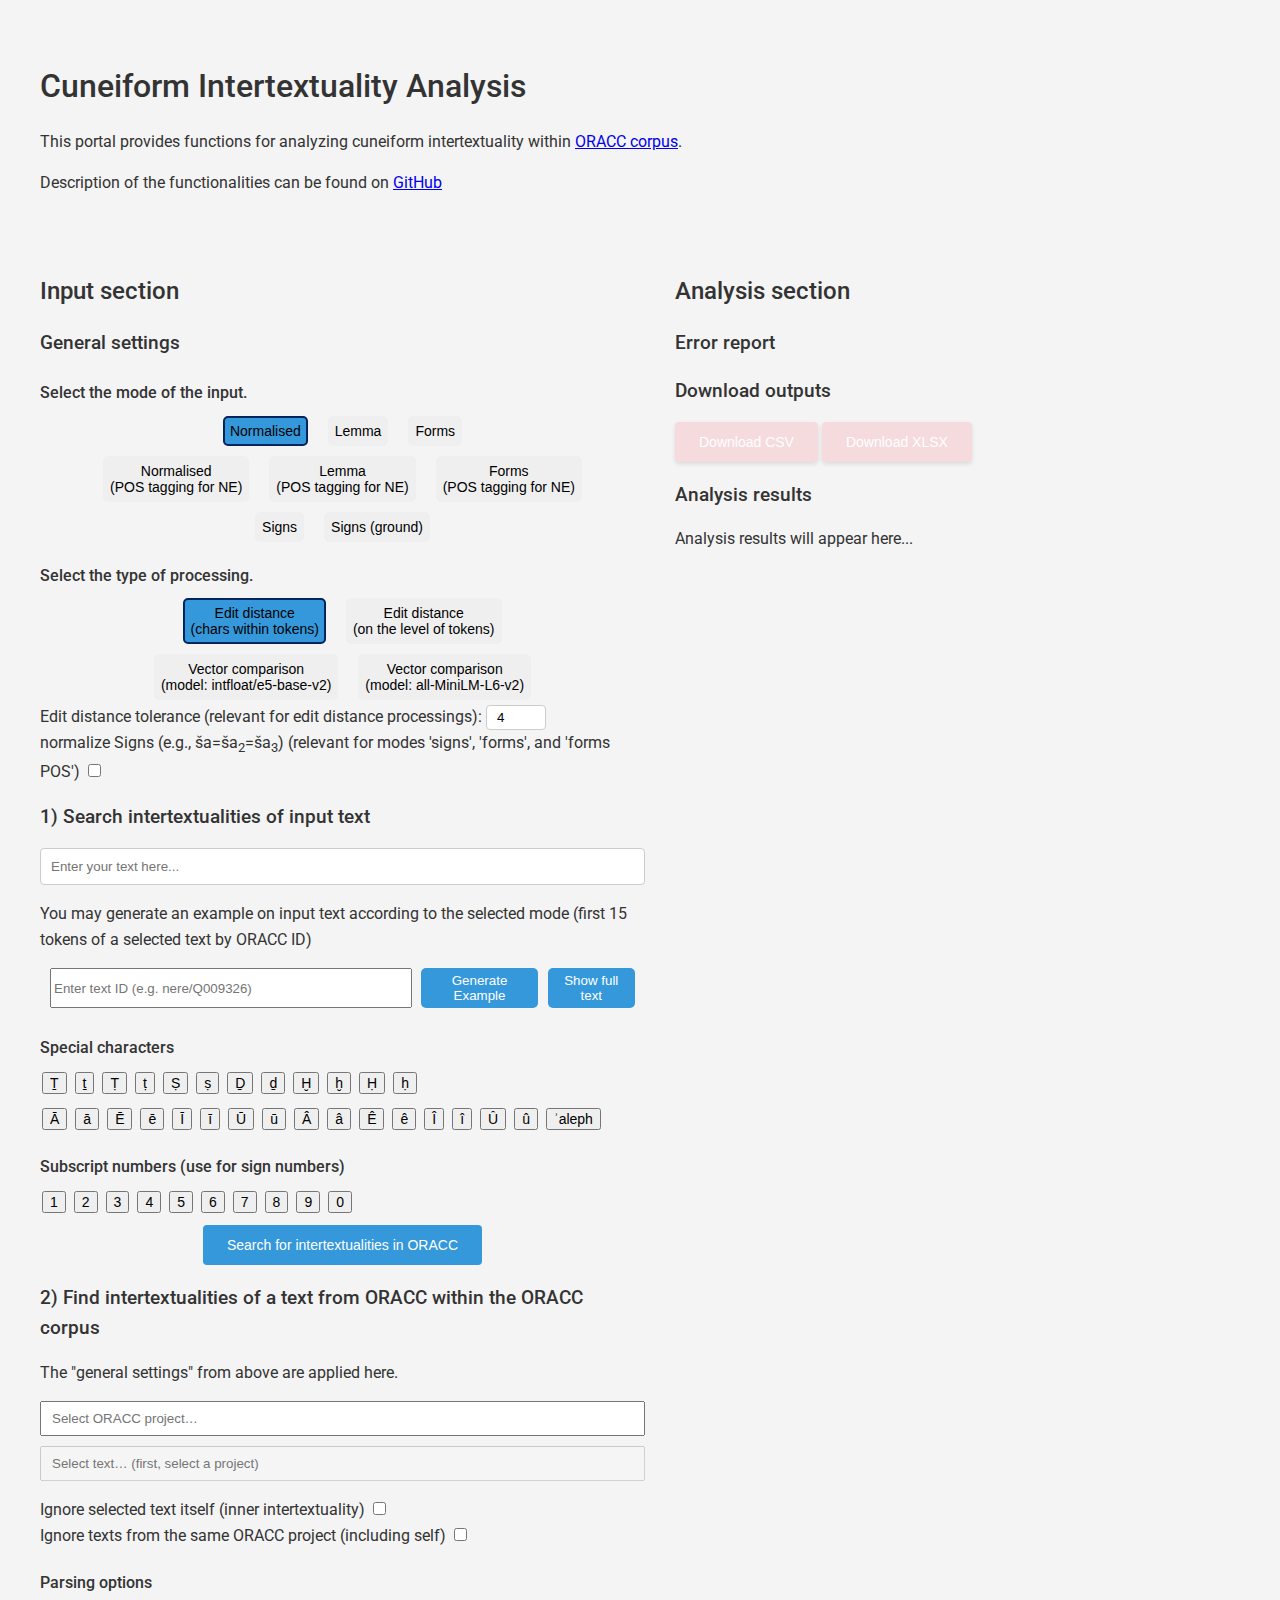
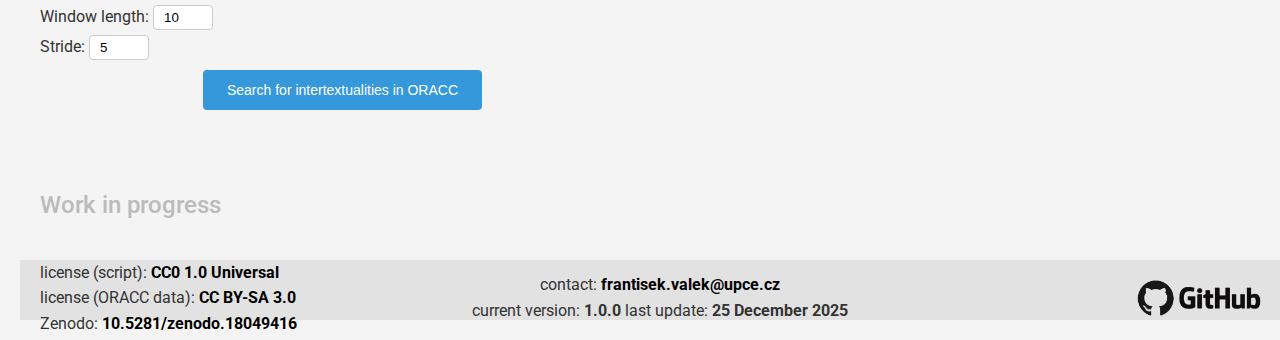
<file: frontend/index.html>
<html>
    <head>
        <title>Cuneifrom Intertextuality Analysis</title>
        <meta charset="UTF-8">
        <link rel="stylesheet" href="styles.css">
    <link href="https://fonts.googleapis.com/css2?family=Roboto:wght@300;400;500&display=swap" rel="stylesheet">
    <link href="https://fonts.googleapis.com/css2?family=Lato:ital,wght@0,100;0,300;0,400;0,700;0,900;1,100;1,300;1,400;1,700;1,900&family=Montserrat:ital,wght@0,100..900;1,100..900&family=Noto+Sans:ital,wght@0,100..900;1,100..900&family=Poly:ital@0;1&display=swap" rel="stylesheet">

    <script src="script.js"></script>

    </head>
    
    <body>
        <div id="loading" class="loading" hidden aria-live="polite">
            <div class="spinner" aria-hidden="true"></div>
            <div>
                <strong id="loading-msg">Analyzing</strong><span id="loading-dots"></span>
                <div class="submsg">Please wait, do not close the window…</div>
            </div>
        </div>
        <div class="container-header">
            <h1>Cuneiform Intertextuality Analysis</h1>
            <p>This portal provides functions for analyzing cuneiform intertextuality within <a href="http://oracc.ub.uni-muenchen.de/index.html" target="_blank" rel="noopener noreferrer">ORACC corpus</a>.</p>
            <p>Description of the functionalities can be found on <a href="https://github.com/valekfrantisek/CuneiformIntertextuality" target="_blank" rel="noopener noreferrer">GitHub</a></p>
        </div>
        <div class="container">
            <div class="input-section">
                <h2>Input section</h2>

                <h3>General settings</h3>
                <h4>Select the mode of the input.</h4>
                <!-- TODO: add description!!! -->
                <div class="button-container" id="mode-buttons">
                    <div class="mode-group">
                        <button type="radio" class="mode-option selected" id="modebutton" data-mode="normalised">
                            <span>Normalised</span>
                        </button>
                        <button type="radio" class="mode-option" id="modebutton" data-mode="lemma">
                            <span>Lemma</span>
                        </button>
                        <button type="radio" class="mode-option" id="modebutton" data-mode="forms">
                            <span>Forms</span>
                        </button>
                    </div>
                    <div class="mode-group">
                        <button type="radio" class="mode-option" id="modebutton" data-mode="normalised_pos">
                            <span>Normalised<br>(POS tagging for NE)</span>
                        </button>
                        <button type="radio" class="mode-option" id="modebutton" data-mode="lemma_pos">
                            <span>Lemma<br>(POS tagging for NE)</span>
                        </button>
                        <button type="radio" class="mode-option" id="modebutton" data-mode="forms_pos">
                            <span>Forms<br>(POS tagging for NE)</span>
                        </button>
                    </div>
                    <div class="mode-group">
                        <button type="radio" class="mode-option" id="modebutton" data-mode="signs">
                            <span>Signs</span>
                        </button>
                        <button type="radio" class="mode-option" id="modebutton" data-mode="signs_gdl">
                            <span>Signs (ground)</span>
                        </button>
                    </div>
                </div>

                <h4>Select the type of processing.</h4>

                <div class="button-container" id="mode-buttons">
                    <div class="mode-group">
                        <button type="radio" class="processing-option selected" id="processing-button" data-processing="edit_distance_inner">
                            <span>Edit distance<br>(chars within tokens)</span>
                        </button>
                        <button type="radio" class="processing-option" id="processing-button" data-processing="edit_distance_tokens">
                            <span>Edit distance<br>(on the level of tokens)</span>
                        </button>
                    </div>
                    <div class="mode-group">
                        <button type="radio" class="processing-option" id="processing-button" data-processing="vect_e5">
                            <span>Vector comparison<br>(model: intfloat/e5-base-v2)</span>
                        </button>
                        <button type="radio" class="processing-option" id="processing-button" data-processing="vect_MiniLM">
                            <span>Vector comparison<br>(model: all-MiniLM-L6-v2)</span>
                        </button>
                    </div>
                </div>

                <div class="number-group">
                    <label for="ed_distance">Edit distance tolerance (relevant for edit distance processings):</label>
                    <input type="number"
                            class="number-input";
                            id="ed_distance"
                            name="ed_distance"
                            min="0" max="100" step="1" value="4" inputmode="numeric">
                </div>

                <label>normalize Signs (e.g., ša=ša<sub>2</sub>=ša<sub>3</sub>) (relevant for modes 'signs', 'forms', and 'forms POS') <input type="checkbox" id="normalize-signs"></label>
                
                <h3>1) Search intertextualities of input text</h3>
                <form method="POST" id="input-form">
                    <input type="text" id="input-text" name="input-text" placeholder="Enter your text here..."></input>
                </form>

                <p id="input-text-example">You may generate an example on input text according to the selected mode (first 15 tokens of a selected text by ORACC ID)</p>
                <div class="example-generation">
                    <form method="POST" id="input-form-example">
                        <input type="text" id="example-text-id" name="example-text-id" placeholder="Enter text ID (e.g. nere/Q009326)"></input>
                    </form>
                    <button class="generate-button" id="generate-example-button">
                        Generate Example
                    </button>
                    <button class="generate-button" id="show-full-text-button">
                        Show full text
                    </button>
                </div>

                <h4>Special characters</h4>
                <div class="char-buttons">
                    <button type="button" data-char="Ṯ">Ṯ</button>
                    <button type="button" data-char="ṯ">ṯ</button>
                    <button type="button" data-char="Ṭ">Ṭ</button>
                    <button type="button" data-char="ṭ">ṭ</button>
                    <button type="button" data-char="Ṣ">Ṣ</button>
                    <button type="button" data-char="ṣ">ṣ</button>
                    <button type="button" data-char="Ḏ">Ḏ</button>
                    <button type="button" data-char="ḏ">ḏ</button>
                    <button type="button" data-char="Ḫ">Ḫ</button>
                    <button type="button" data-char="ḫ">ḫ</button>
                    <button type="button" data-char="Ḥ">Ḥ</button>
                    <button type="button" data-char="ḥ">ḥ</button>
                </div>
                <div class="char-buttons">
                    <button type="button" data-char="Ā">Ā</button>
                    <button type="button" data-char="ā">ā</button>
                    <button type="button" data-char="Ē">Ē</button>
                    <button type="button" data-char="ē">ē</button>
                    <button type="button" data-char="Ī">Ī</button>
                    <button type="button" data-char="ī">ī</button>
                    <button type="button" data-char="Ū">Ū</button>
                    <button type="button" data-char="ū">ū</button>
                    <button type="button" data-char="Â">Â</button>
                    <button type="button" data-char="â">â</button>
                    <button type="button" data-char="Ê">Ê</button>
                    <button type="button" data-char="ê">ê</button>
                    <button type="button" data-char="Î">Î</button>
                    <button type="button" data-char="î">î</button>
                    <button type="button" data-char="Û">Û</button>
                    <button type="button" data-char="û">û</button>
                    <button type="button" data-char="ʾ">ʾaleph</button>
                </div>

                <h4>Subscript numbers (use for sign numbers)</h4>
                
                <div class="char-buttons">
                    <button type="button" data-char="₁">1</button>
                    <button type="button" data-char="₂">2</button>
                    <button type="button" data-char="₃">3</button>
                    <button type="button" data-char="₄">4</button>
                    <button type="button" data-char="₅">5</button>
                    <button type="button" data-char="₆">6</button>
                    <button type="button" data-char="₇">7</button>
                    <button type="button" data-char="₈">8</button>
                    <button type="button" data-char="₉">9</button>
                    <button type="button" data-char="₀">0</button>
                </div>

                <div class="button-container-analysis" id="analyse-buttons">              
                    <button id="analyze" type="button" class="custom-button">
                        <span>Search for intertextualities in ORACC</span>
                    </button>
                </div>

                <h3>2) Find intertextualities of a text from ORACC within the ORACC corpus</h3>

                <p>The "general settings" from above are applied here.</p>

                <form method="POST">
                    <div class="combo" id="project-combo" aria-haspopup="listbox">
                        <input type="text" id="combo-input" autocomplete="off" placeholder="Select ORACC project…" role="combobox" aria-expanded="false" aria-controls="combo-list" aria-autocomplete="list">
                        <ul id="combo-list" class="combo-list" role="listbox"></ul>
                    </div>

                    <!-- sem se uloží vybraný projekt pro backend -->
                    <input type="hidden" name="project" id="selected-value">

                    <!-- Závislý výběr TEXTU v rámci zvoleného projektu -->
                    <div class="combo" id="text-combo" aria-haspopup="listbox">
                        <input type="text" id="text-combo-input" autocomplete="off" placeholder="Select text… (first, select a project)" disabled
                                role="combobox" aria-expanded="false" aria-controls="text-combo-list" aria-autocomplete="list">
                        <ul id="text-combo-list" class="combo-list" role="listbox"></ul>
                    </div>

                    <input type="hidden" name="text" id="text-selected-value">

                    <ul class="check-lists">
                        <li>Ignore selected text itself (inner intertextuality) <input type="checkbox" id="ignore-self"></li>
                        <li>Ignore texts from the same ORACC project (including self) <input type="checkbox" id="ignore-core-project"></li>
                    </ul>

                    <h4>Parsing options</h4>

                    <div class="number-group">
                        <label for="window-length">Window length:</label>
                        <input type="number"
                                class="number-input"
                                id="window-length"
                                name="window_length"
                                min="1" step="1" value="10" inputmode="numeric">
                    </div>

                    <div class="number-group">
                        <label for="stride">Stride:</label>
                        <input type="number"
                                class="number-input"
                                id="stride"
                                name="stride"
                                min="1" step="1" value="5" inputmode="numeric">
                    </div>

                    <div class="button-container-analysis" id="analyse-buttons">              
                        <button id="analyze-by-id" type="button" class="custom-button">
                            <span>Search for intertextualities in ORACC</span>
                        </button>
                    </div>

                </form>

                

            </div>
            
            <div class="output-section">
                <h2>Analysis section</h2>
                <h3>Error report</h3>
                <div id="error-output" class="error-output">If errors are encountered, they will be listed here.</div>
                <h3>Download outputs</h3>
                <div class="button-container" id="download-buttons">              
                    <button id="download-button-csv" type="button" class="custom-button">
                        <span>Download CSV</span>
                    </button>
                    <button id="download-button-xlsx" type="button" class="custom-button">
                        <span>Download XLSX</span>
                    </button>
                </div>
                <h3>Analysis results</h3>
                <div id="basic-output">Analysis results will appear here...</div>
            </div>
        </div>

        <div class="work-in-progress">
            <h2>Work in progress</h2>
        </div>

        <div class="container-footer">
            <div class="footer-content">
                <span class="footer-left">
                    license (script): <a href="https://creativecommons.org/publicdomain/zero/1.0/" target="_blank">CC0 1.0 Universal</a>
                    <br>license (ORACC data): <a href="http://oracc.ub.uni-muenchen.de/doc/about/licensing/index.html" target="_blank">CC BY-SA 3.0</a>
                    <br>Zenodo: <a href="https://doi.org/10.5281/zenodo.18049416" target="_blank">10.5281/zenodo.18049416</a>
                </span>
                <span class="footer-center">
                    contact: <a href="mailto:frantisek.valek@upce.cz">frantisek.valek@upce.cz</a><br>
                    current version: <b>1.0.0</b> last update: <b>25 December 2025</b>
                </span>
                <span class="footer-right">
                    <a href="https://github.com/valekfrantisek/CuneiformIntertextuality">
                        <img src="images/GitHub_logo.png" alt="Project on github" height="60px">
                    </a>
                </span>
            </div>
        </div>
    </body>
</html>
</file>
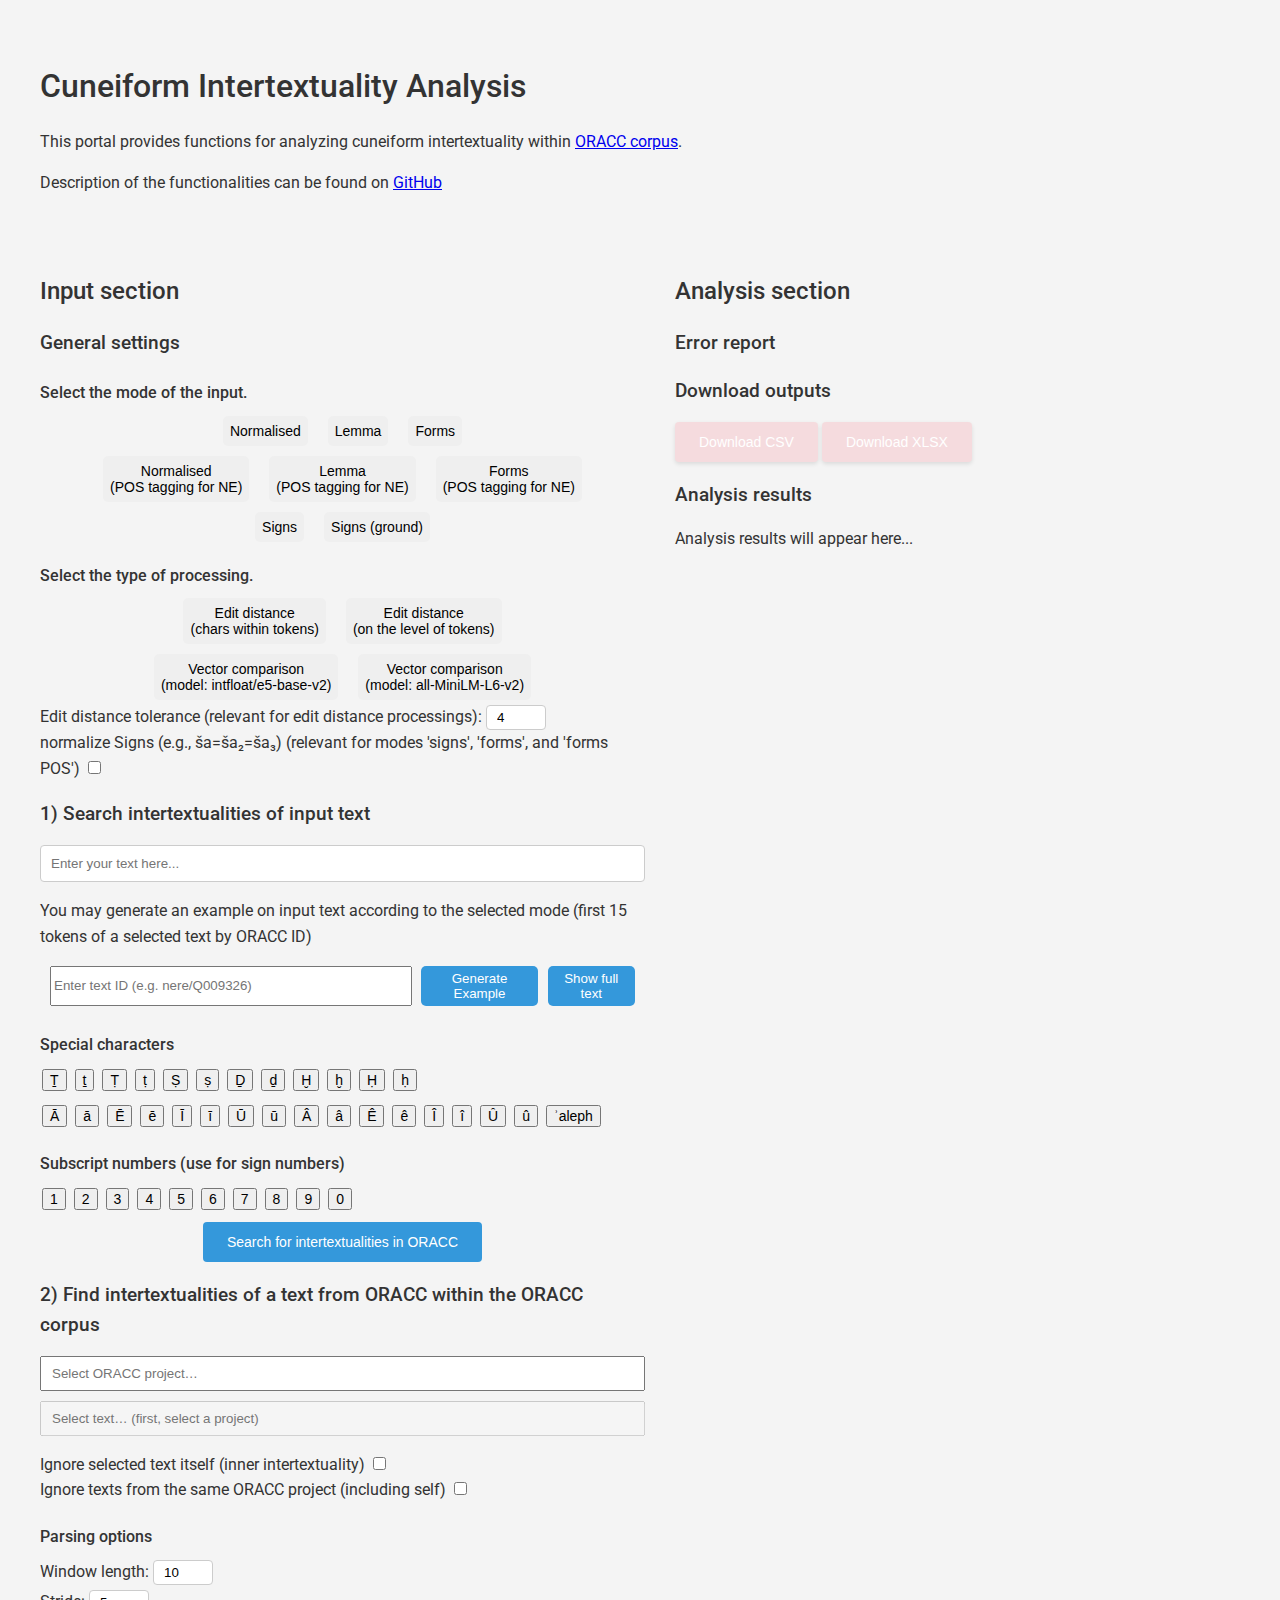
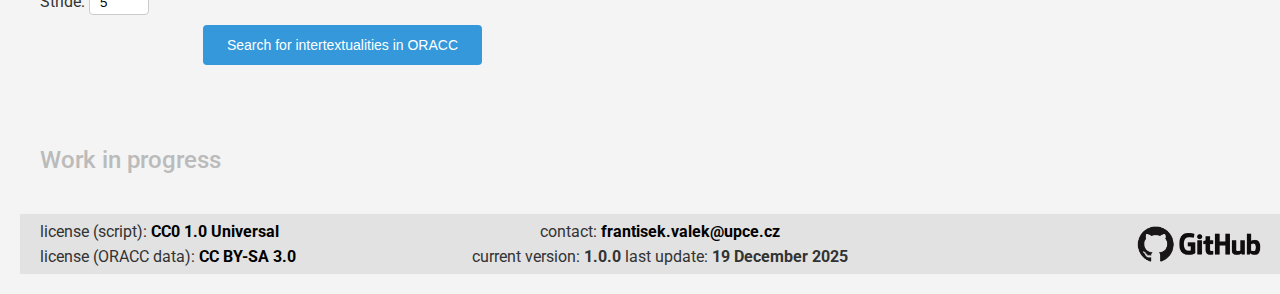
<file: frontend/CI_frontend.html>
<html>
    <head>
        <title>Cuneifrom Intertextuality Analysis</title>
        <link rel="stylesheet" href="styles.css">
    <link href="https://fonts.googleapis.com/css2?family=Roboto:wght@300;400;500&display=swap" rel="stylesheet">
    <link href="https://fonts.googleapis.com/css2?family=Lato:ital,wght@0,100;0,300;0,400;0,700;0,900;1,100;1,300;1,400;1,700;1,900&family=Montserrat:ital,wght@0,100..900;1,100..900&family=Noto+Sans:ital,wght@0,100..900;1,100..900&family=Poly:ital@0;1&display=swap" rel="stylesheet">

    <script src="script.js"></script>

    </head>
    
    <body>
        <div id="loading" class="loading" hidden aria-live="polite">
            <div class="spinner" aria-hidden="true"></div>
            <div>
                <strong id="loading-msg">Analyzing</strong><span id="loading-dots"></span>
                <div class="submsg">Please wait, do not close the window…</div>
            </div>
        </div>
        <div class="container-header">
            <h1>Cuneiform Intertextuality Analysis</h1>
            <p>This portal provides functions for analyzing cuneiform intertextuality within <a href="http://oracc.ub.uni-muenchen.de/index.html" target="_blank" rel="noopener noreferrer">ORACC corpus</a>.</p>
            <p>Description of the functionalities can be found on <a href="https://github.com/valekfrantisek/CuneiformIntertextuality" target="_blank" rel="noopener noreferrer">GitHub</a></p>
        </div>
        <div class="container">
            <div class="input-section">
                <h2>Input section</h2>

                <h3>General settings</h3>
                <h4>Select the mode of the input.</h4>
                <!-- TODO: add description!!! -->
                <div class="button-container" id="mode-buttons">
                    <div class="mode-group">
                        <button type="radio" class="mode-option" id="modebutton" data-mode="normalised">
                            <span>Normalised</span>
                        </button>
                        <button type="radio" class="mode-option" id="modebutton" data-mode="lemma">
                            <span>Lemma</span>
                        </button>
                        <button type="radio" class="mode-option" id="modebutton" data-mode="forms">
                            <span>Forms</span>
                        </button>
                    </div>
                    <div class="mode-group">
                        <button type="radio" class="mode-option" id="modebutton" data-mode="normalised_pos">
                            <span>Normalised<br>(POS tagging for NE)</span>
                        </button>
                        <button type="radio" class="mode-option" id="modebutton" data-mode="lemma_pos">
                            <span>Lemma<br>(POS tagging for NE)</span>
                        </button>
                        <button type="radio" class="mode-option" id="modebutton" data-mode="forms_pos">
                            <span>Forms<br>(POS tagging for NE)</span>
                        </button>
                    </div>
                    <div class="mode-group">
                        <button type="radio" class="mode-option" id="modebutton" data-mode="signs">
                            <span>Signs</span>
                        </button>
                        <button type="radio" class="mode-option" id="modebutton" data-mode="signs_gdl">
                            <span>Signs (ground)</span>
                        </button>
                    </div>
                </div>

                <h4>Select the type of processing.</h4>

                <div class="button-container" id="mode-buttons">
                    <div class="mode-group">
                        <button type="radio" class="processing-option" id="processing-button" data-processing="edit_distance_inner">
                            <span>Edit distance<br>(chars within tokens)</span>
                        </button>
                        <button type="radio" class="processing-option" id="processing-button" data-processing="edit_distance_tokens">
                            <span>Edit distance<br>(on the level of tokens)</span>
                        </button>
                    </div>
                    <div class="mode-group">
                        <button type="radio" class="processing-option" id="processing-button" data-processing="vect_e5">
                            <span>Vector comparison<br>(model: intfloat/e5-base-v2)</span>
                        </button>
                        <button type="radio" class="processing-option" id="processing-button" data-processing="vect_MiniLM">
                            <span>Vector comparison<br>(model: all-MiniLM-L6-v2)</span>
                        </button>
                    </div>
                </div>

                <div class="number-group">
                    <label for="ed_distance">Edit distance tolerance (relevant for edit distance processings):</label>
                    <input type="number"
                            class="number-input";
                            id="ed_distance"
                            name="ed_distance"
                            min="0" max="100" step="1" value="4" inputmode="numeric">
                </div>

                <label>normalize Signs (e.g., ša=ša₂=ša₃) (relevant for modes 'signs', 'forms', and 'forms POS') <input type="checkbox" id="normalize-signs"></label>
                
                <h3>1) Search intertextualities of input text</h3>
                <form method="POST" id="input-form">
                    <input type="text" id="input-text" name="input-text" placeholder="Enter your text here..."></input>
                </form>

                <p id="input-text-example">You may generate an example on input text according to the selected mode (first 15 tokens of a selected text by ORACC ID)</p>
                <div class="example-generation">
                    <form method="POST" id="input-form-example">
                        <input type="text" id="example-text-id" name="example-text-id" placeholder="Enter text ID (e.g. nere/Q009326)"></input>
                    </form>
                    <button class="generate-button" id="generate-example-button">
                        Generate Example
                    </button>
                    <button class="generate-button" id="show-full-text-button">
                        Show full text
                    </button>
                </div>

                <h4>Special characters</h4>
                <div class="char-buttons">
                    <button type="button" data-char="Ṯ">Ṯ</button>
                    <button type="button" data-char="ṯ">ṯ</button>
                    <button type="button" data-char="Ṭ">Ṭ</button>
                    <button type="button" data-char="ṭ">ṭ</button>
                    <button type="button" data-char="Ṣ">Ṣ</button>
                    <button type="button" data-char="ṣ">ṣ</button>
                    <button type="button" data-char="Ḏ">Ḏ</button>
                    <button type="button" data-char="ḏ">ḏ</button>
                    <button type="button" data-char="Ḫ">Ḫ</button>
                    <button type="button" data-char="ḫ">ḫ</button>
                    <button type="button" data-char="Ḥ">Ḥ</button>
                    <button type="button" data-char="ḥ">ḥ</button>
                </div>
                <div class="char-buttons">
                    <button type="button" data-char="Ā">Ā</button>
                    <button type="button" data-char="ā">ā</button>
                    <button type="button" data-char="Ē">Ē</button>
                    <button type="button" data-char="ē">ē</button>
                    <button type="button" data-char="Ī">Ī</button>
                    <button type="button" data-char="ī">ī</button>
                    <button type="button" data-char="Ū">Ū</button>
                    <button type="button" data-char="ū">ū</button>
                    <button type="button" data-char="Â">Â</button>
                    <button type="button" data-char="â">â</button>
                    <button type="button" data-char="Ê">Ê</button>
                    <button type="button" data-char="ê">ê</button>
                    <button type="button" data-char="Î">Î</button>
                    <button type="button" data-char="î">î</button>
                    <button type="button" data-char="Û">Û</button>
                    <button type="button" data-char="û">û</button>
                    <button type="button" data-char="ʾ">ʾaleph</button>
                </div>

                <h4>Subscript numbers (use for sign numbers)</h4>
                
                <div class="char-buttons">
                    <button type="button" data-char="₁">1</button>
                    <button type="button" data-char="₂">2</button>
                    <button type="button" data-char="₃">3</button>
                    <button type="button" data-char="₄">4</button>
                    <button type="button" data-char="₅">5</button>
                    <button type="button" data-char="₆">6</button>
                    <button type="button" data-char="₇">7</button>
                    <button type="button" data-char="₈">8</button>
                    <button type="button" data-char="₉">9</button>
                    <button type="button" data-char="₀">0</button>
                </div>

                <div class="button-container-analysis" id="analyse-buttons">              
                    <button id="analyze" type="button" class="custom-button">
                        <span>Search for intertextualities in ORACC</span>
                    </button>
                </div>

                <h3>2) Find intertextualities of a text from ORACC within the ORACC corpus</h3>

                <form method="POST">
                    <div class="combo" id="project-combo" aria-haspopup="listbox">
                        <input type="text" id="combo-input" autocomplete="off" placeholder="Select ORACC project…" role="combobox" aria-expanded="false" aria-controls="combo-list" aria-autocomplete="list">
                        <ul id="combo-list" class="combo-list" role="listbox"></ul>
                    </div>

                    <!-- sem se uloží vybraný projekt pro backend -->
                    <input type="hidden" name="project" id="selected-value">

                    <!-- Závislý výběr TEXTU v rámci zvoleného projektu -->
                    <div class="combo" id="text-combo" aria-haspopup="listbox">
                        <input type="text" id="text-combo-input" autocomplete="off" placeholder="Select text… (first, select a project)" disabled
                                role="combobox" aria-expanded="false" aria-controls="text-combo-list" aria-autocomplete="list">
                        <ul id="text-combo-list" class="combo-list" role="listbox"></ul>
                    </div>

                    <input type="hidden" name="text" id="text-selected-value">

                    <ul class="check-lists">
                        <li>Ignore selected text itself (inner intertextuality) <input type="checkbox" id="ignore-self"></li>
                        <li>Ignore texts from the same ORACC project (including self) <input type="checkbox" id="ignore-core-project"></li>
                    </ul>

                    <h4>Parsing options</h4>

                    <div class="number-group">
                        <label for="window-length">Window length:</label>
                        <input type="number"
                                class="number-input"
                                id="window-length"
                                name="window_length"
                                min="1" step="1" value="10" inputmode="numeric">
                    </div>

                    <div class="number-group">
                        <label for="stride">Stride:</label>
                        <input type="number"
                                class="number-input"
                                id="stride"
                                name="stride"
                                min="1" step="1" value="5" inputmode="numeric">
                    </div>

                    <div class="button-container-analysis" id="analyse-buttons">              
                        <button id="analyze-by-id" type="button" class="custom-button">
                            <span>Search for intertextualities in ORACC</span>
                        </button>
                    </div>

                </form>

                

            </div>
            
            <div class="output-section">
                <h2>Analysis section</h2>
                <h3>Error report</h3>
                <div id="error-output" class="error-output">If errors are encountered, they will be listed here.</div>
                <h3>Download outputs</h3>
                <div class="button-container" id="download-buttons">              
                    <button id="download-button-csv" type="button" class="custom-button">
                        <span>Download CSV</span>
                    </button>
                    <button id="download-button-xlsx" type="button" class="custom-button">
                        <span>Download XLSX</span>
                    </button>
                </div>
                <h3>Analysis results</h3>
                <div id="basic-output">Analysis results will appear here...</div>
            </div>
        </div>

        <div class="work-in-progress">
            <h2>Work in progress</h2>
        </div>

        <div class="container-footer">
            <div class="footer-content">
                <span class="footer-left">license (script): <a href="https://creativecommons.org/publicdomain/zero/1.0/" target="_blank">CC0 1.0 Universal</a><br>license (ORACC data): <a href="http://oracc.ub.uni-muenchen.de/doc/about/licensing/index.html" target="_blank">CC BY-SA 3.0</a></span>
                <span class="footer-center">
                    contact: <a href="mailto:frantisek.valek@upce.cz">frantisek.valek@upce.cz</a><br>
                    current version: <b>1.0.0</b> last update: <b>19 December 2025</b>
                </span>
                <span class="footer-right">
                    <a href="https://github.com/valekfrantisek/CuneiformIntertextuality">
                        <img src="images/GitHub_logo.png" alt="Project on github" height="60px">
                    </a>
                </span>
            </div>
        </div>
    </body>
</html>
</file>
<file: frontend/styles.css>
body {
    font-family: 'Roboto', sans-serif;
    background-color: #f4f4f4;
    color: #333333;
    line-height: 1.6;
    margin: 0;
    padding: 20px;
    box-sizing: border-box;
}

h1, h2, h3 {
    font-weight: 500;
    margin-bottom: 15px;
}

h4, h5, h6 {
    font-weight: 500;
    margin-bottom: 5px;
}

.container-header {
    width: 1500px;
    max-width: 100%;
    display: block;
    margin: 0 auto;
    gap: 30px;
    padding: 20px;
}

.container {
    width: 1500px;
    max-width: 100%;
    display: flex;
    margin: 0 auto;
    gap: 30px;
    padding: 20px;
}

.input-section, .output-section {
    flex: 1;
}

#file-upload {
    margin-top: 10px;
}

.upload-container {
    display: flex;
    justify-content: left;
    gap: 20px;
    margin-top: 20px;
}

#output {
    border: 1px solid #ccc;
    padding: 10px;
    min-height: 300px;
}

.work-in-progress{
    color: #bbbbbb;
    width: 1500px;
    max-width: 100%;
    display: block;
    margin: 0 auto;
    gap: 30px;
    padding: 20px;
}

.error-output{
    display: none;
}

.oracc-output{
    font-family: 'Source Code Pro', 'Fira Mono', 'Roboto Mono', monospace;
}

/* Upload section */
.drop-zone {
    width: 100%;
    height: 25px;
    border: 2px dashed #000000;
    border-radius: 40px;
    font-family: Arial, sans-serif;
    text-align: center;
    padding: 20px;
    margin: 20px auto;
    cursor: pointer;
    transition: background 0.3s ease;
}

.drop-zone:hover, .drop-zone.dragover {
    background: rgba(0, 123, 255, 0.466);
}

.drop-zone p {
    margin: 0;
    position: relative;
    top: 50%;
    transform: translateY(-50%);
}

.file-input {
    display: none;
}

#file-name {
    margin-top: 10px;
    font-style: italic;
    color: #666;
}

.loading{
  position: fixed;
  top: 12px;
  left: 50%;
  transform: translateX(-50%);
  z-index: 9999;

  display: flex;
  align-items: center;
  gap: 10px;
  padding: 10px 12px;

  border: 1px solid #490000;
  background: rgb(255, 214, 220);
  border-radius: 10px;
  box-shadow: 0 8px 24px rgba(0,0,0,.12);

  max-width: min(720px, calc(100vw - 24px));
}

.loading[hidden]{ display: none !important; }

@media (max-width: 480px){
  .loading{
    top: 8px;
    padding: 8px 10px;
    border-radius: 8px;
    max-width: calc(100vw - 16px);
  }
}

.spinner{width:18px;height:18px;border:3px solid #c5c5c5;border-top-color:#490000;border-radius:50%;animation:spin .8s linear infinite}
@keyframes spin{to{transform:rotate(360deg)}}
.submsg{font-size:.875rem;color:#6b6b6b}

/* Layout styling */
.mode-option {
    display: flex;
    flex-direction: column;
    align-items: center;
    cursor: pointer;
    padding: 5px;
    border: 2px solid transparent;
    border-radius: 5px;
    transition: all 0.3s ease;
}

.mode-option span {
    font-size: 14px;
}

.mode-option.selected {
    border-color: #00255e;
    background-color: #3498db;
}

.mode-option:hover {
    background-color: rgba(0, 123, 255, 0.466);
}

.processing-option {
    display: flex;
    flex-direction: column;
    align-items: center;
    cursor: pointer;
    padding: 5px;
    border: 2px solid transparent;
    border-radius: 5px;
    transition: all 0.3s ease;
}

.processing-option span {
    font-size: 14px;
}

.processing-option.selected {
    border-color: #00255e;
    background-color: #3498db;
}

.processing-option:hover {
    background-color: rgba(0, 123, 255, 0.466);
}


#input-text {
    width: 100%;
    padding: 10px;
    border: 1px solid #ccc;
    border-radius: 4px;
    box-sizing: border-box;
}

.example-generation {
    height: 45px;
    width: 100%;
    display: flex;
}

#input-form-example {
    width: 70%;
}

#example-text-id {
    height: 40px;
    width: 95%;
    margin: 0px 10px 10px 10px;
}

.generate-button {
    height: 40px;
    margin: 0px 10px 0px 0px;
    background-color: #3498db;
    color: white;
    border: 2px solid transparent;
    border-radius: 5px;
}

.generate-button:hover {
    background-color: #2980b9;
}

.char-buttons {
    margin: 10px 0;
}

.char-buttons button {
    margin: 2px;
    font-size: 14px;
}

/* Oracc Layout styling */
.oracc-mode-options {
    flex-grow: 1;
    margin-top: 0px;
}

.custom-checkbox {
    display: block;
    position: relative;
    padding-left: 35px;
    margin-bottom: 12px;
    cursor: pointer;
    font-size: 16px;
    user-select: none;
}

.custom-checkbox input {
    position: absolute;
    opacity: 0;
    cursor: pointer;
    height: 0;
    width: 0;
}

.checkmark {
    position: absolute;
    top: 0;
    left: 0;
    height: 25px;
    width: 25px;
    background-color: #eee;
    border-radius: 4px;
}

.custom-checkbox:hover input ~ .checkmark {
    background-color: rgba(0, 123, 255, 0.466);
}

.custom-checkbox input:checked ~ .checkmark {
    background-color: #3498db;
}

.checkmark:after {
    content: "";
    position: absolute;
    display: none;
}

.custom-checkbox input:checked ~ .checkmark:after {
    display: block;
}

.custom-checkbox .checkmark:after {
    left: 9px;
    top: 5px;
    width: 5px;
    height: 10px;
    border: solid white;
    border-width: 0 3px 3px 0;
    transform: rotate(45deg);
}

.label-text {
    line-height: 25px;
}



/* Buttons styling */
.button-container {
    display: block;
    width: 100%;
}

.button-container-analysis {
    display: flex;
    width: 100%;
    justify-content: center;
    align-items: center;
    gap: 20px;
    margin-top: 10px;
}

.mode-group {
    display: flex;
    width: 100%;
    justify-content: center;
    align-items: center;
    gap: 20px;
    margin-top: 10px;
}

.oracc-container {
    display: flex;
    align-items: center;
    gap: 10px;
    margin-top: 0px;
}

.custom-button {
    background-color: #3498db;
    color: white;
    border: none;
    padding: 12px 24px;
    border-radius: 4px;
    cursor: pointer;
    transition: background-color 0.3s ease;
}

.custom-button:hover {
    background-color: #2980b9;
}

.custom-button:active {
    transform: translateY(1px);
    box-shadow: 0 2px 4px rgba(0, 0, 0, 0.1);
}

.custom-button:disabled {
    background-color: rgba(255, 0, 34, 0.1);
    box-shadow: 0 2px 4px rgba(0, 0, 0, 0.1);
}

.custom-button span {
    font-size: 14px;
}


/* query by ORACC ID */

.check-lists {
    list-style-type: none;
    padding: 0;
}

.combo { position: relative; max-width: 800px; }

#combo-input { width: 100%; padding: 8px 10px; }

#text-combo-input { width: 100%; padding: 8px 10px; margin-top: 10px; }

.combo-list {
  position: absolute; 
  left: 0; 
  right: 0; 
  z-index: 10;
  max-height: 180px; 
  overflow: auto; 
  margin: 4px 0 0; 
  padding: 0;
  list-style: none; 
  border: 1px solid #ddd; 
  background: #fff; 
  display: none;
}
.combo-list.open { display: block; }

.combo-list li { padding: 6px 10px; cursor: pointer; }

.combo-list li:hover, .combo-list li.active { background: #f0f0f0; }

.combo-list li.selected { font-weight: 600; }

.combo-list li.selected::after { content: " ✓"; }

.number-input {
    width: 60px;
    height: 25px;
    padding: 10px;
    margin-top: 5px;
    border: 1px solid #ccc;
    border-radius: 4px;
    box-sizing: border-box;
}

/* Table styling */
table {
    font-family: Noto Sans;
    font-size: 16px;
    border-collapse: collapse;
    width: 100%;
    margin-top: 20px;
}

th, td {
    border: 1px solid #ddd;
    padding: 8px;
    text-align: left;
}

th {
    background-color: #f2f2f2;
    font-weight: bold;
}

tr:nth-child(even) {
    background-color: #f9f9f9;
}

tr:hover {
    background-color: #f5f5f5;
}

/* render document styling */
.cuneiform-table {
    font-family: Noto Sans;
    font-size: 16px;
}

/* Footer styling */
.container-footer {
    width: 1500px;
    max-height: 60px;
    max-width: 100%;
    margin: 0 auto;
    gap: 10px;
    padding-left: 20px;
    padding-right: 20px;
    background-color: #e2e2e2;
    align-items: center;
}

.footer-content {
    display: flex;
    justify-content: space-between;
    align-items: center;
    margin: 0 auto;
    /* padding: 0 20px; */
}

.footer-left, .footer-center, .footer-right {
    flex: 1;
}

.footer-left {
    text-align: left;
}

.footer-center {
    text-align: center;
}

.footer-right {
    align-items: center;
    color: black;
    text-align: right;
}

.footer-content a {
    font-weight: bold;
    color: black;
    text-decoration: none;
}

/* Responsive design */
@media (max-width: 768px) {
    .container {
        padding: 10px;
    }
}
</file>
